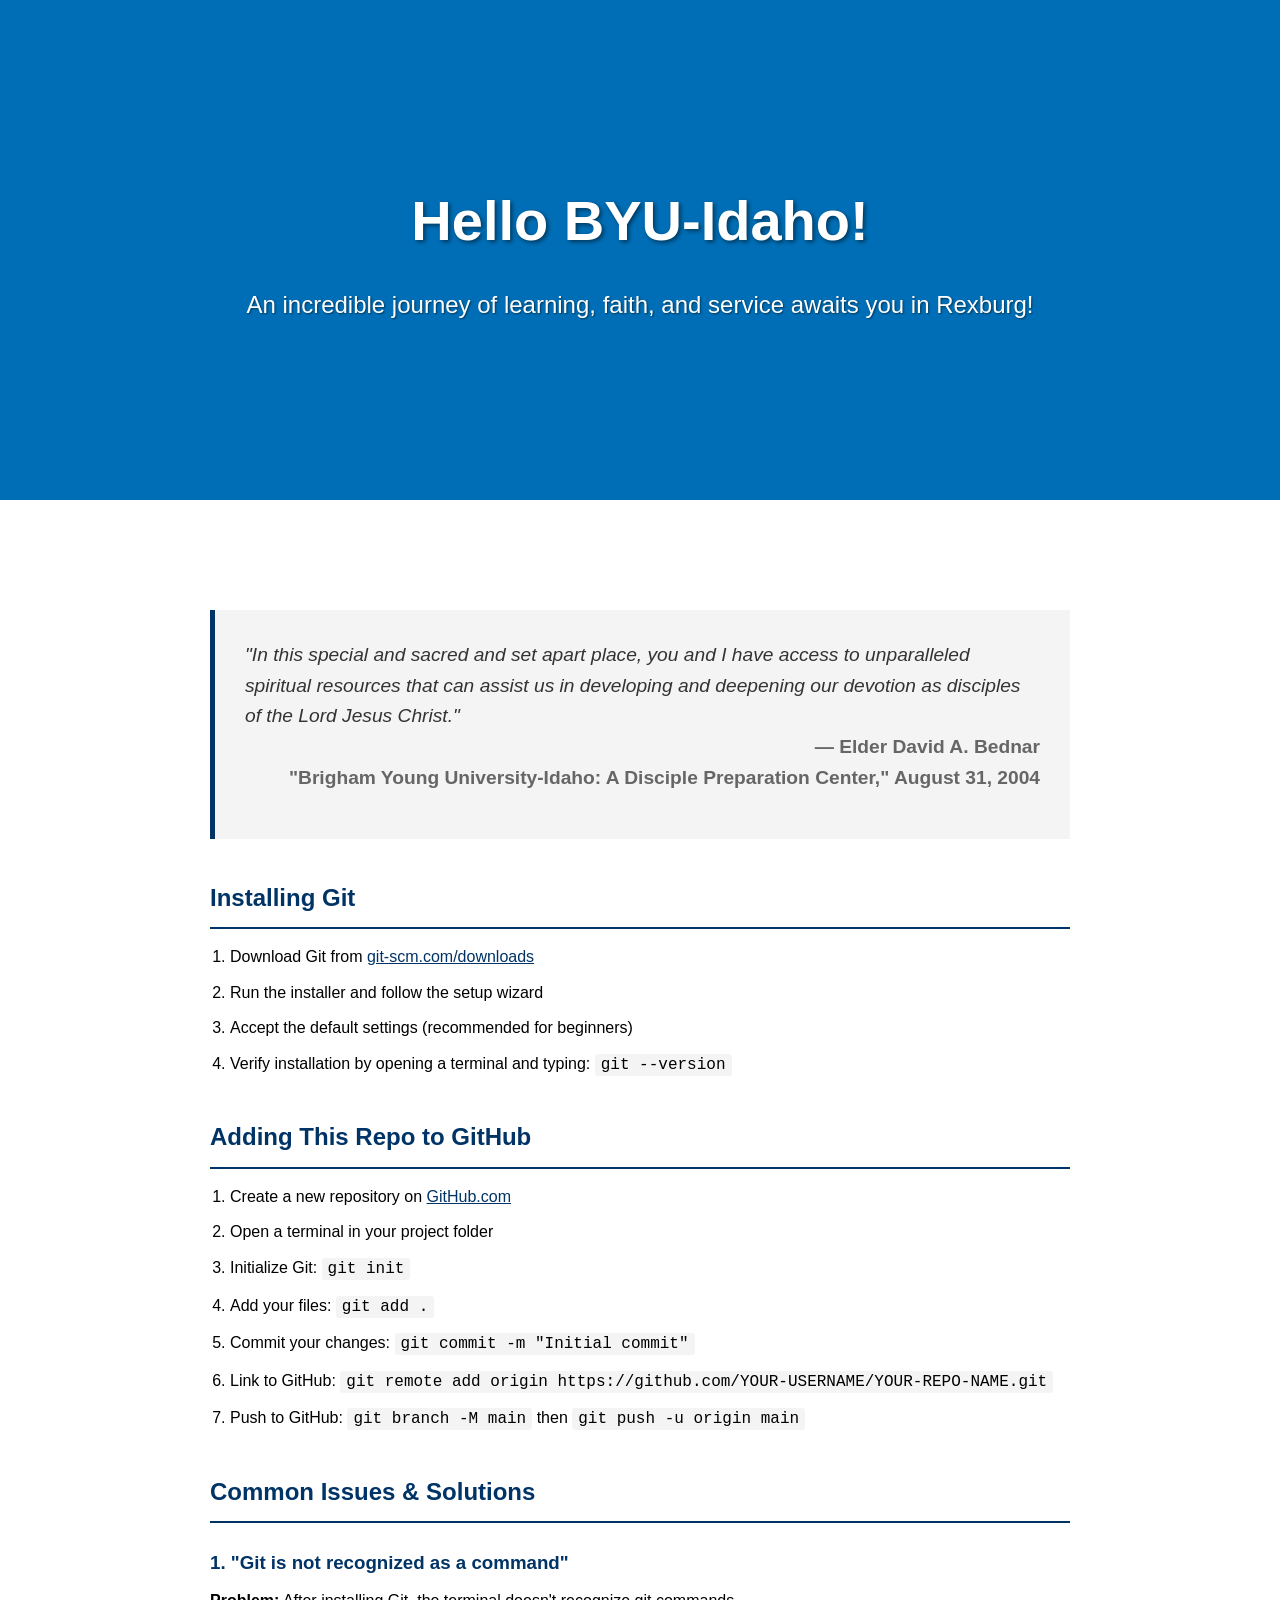
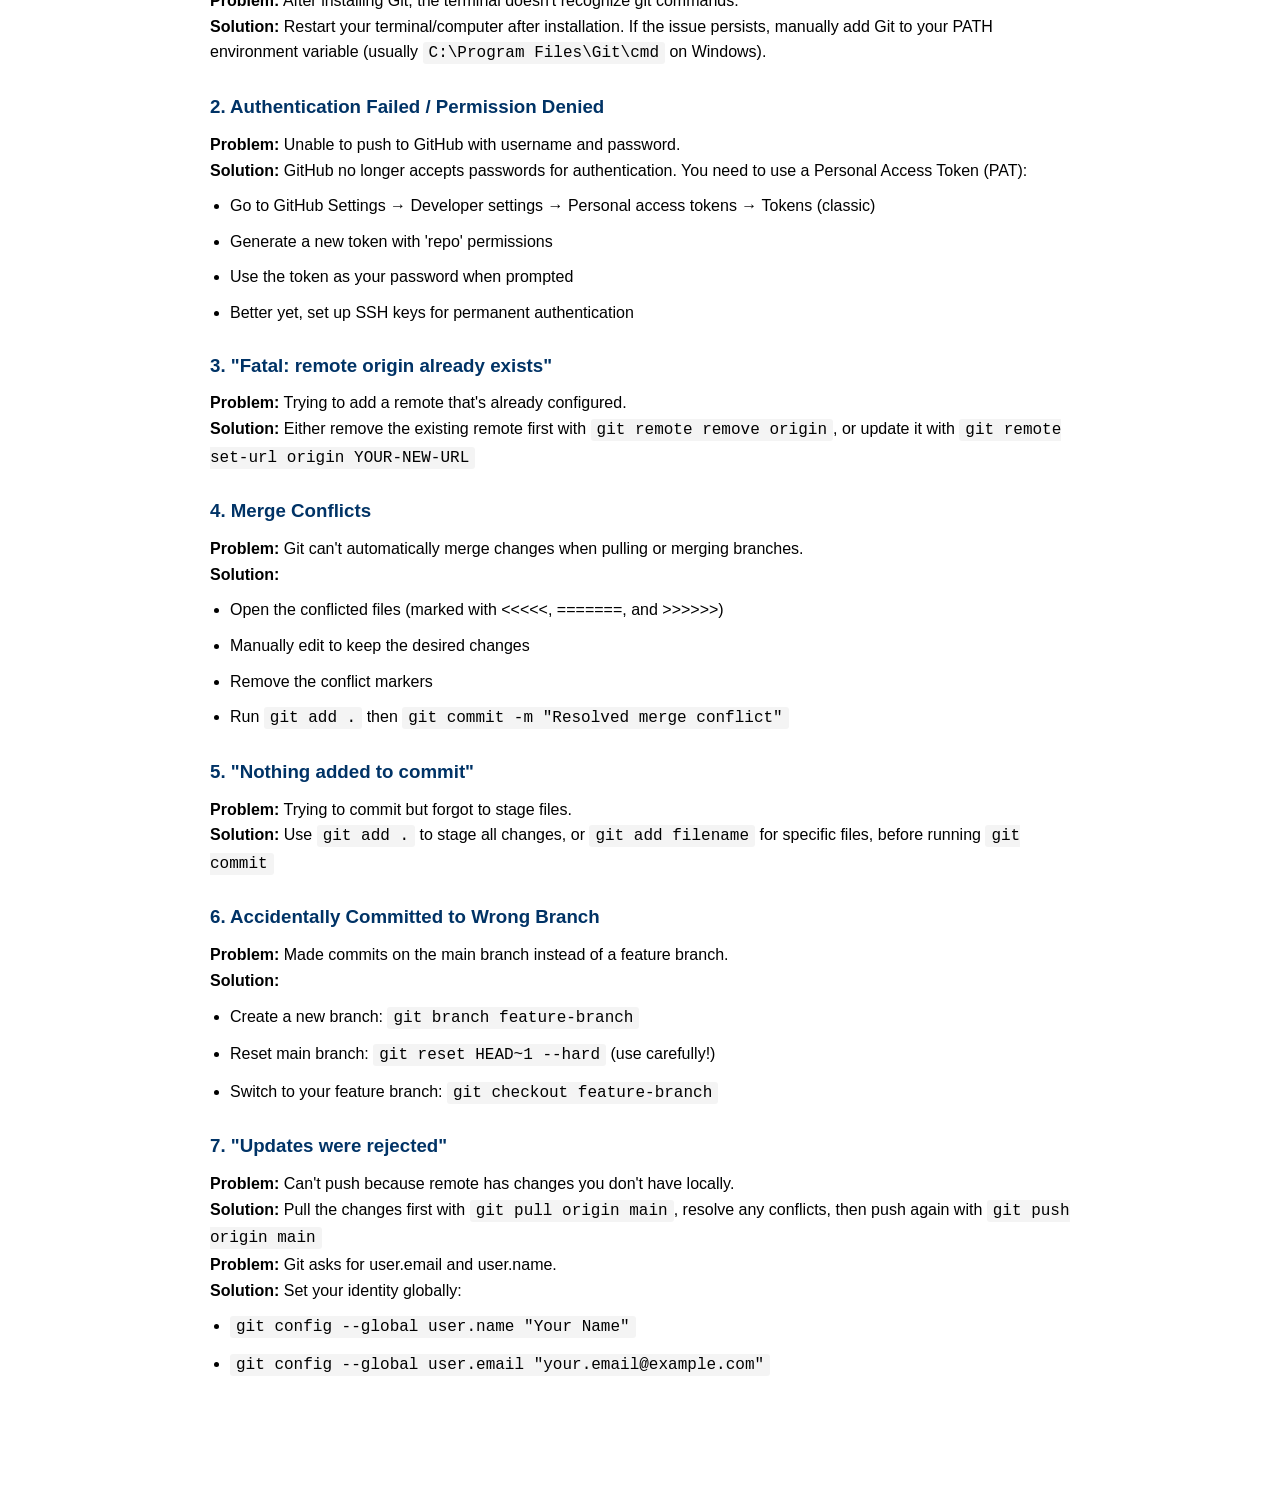
<file: index.html>
<!DOCTYPE html>
<html lang="en">
  <head>
    <meta charset="UTF-8" />
    <meta
      name="viewport"
      content="width=device-width, initial-scale=1.0"
    />
    <title>Welcome to BYU-Idaho!</title>
    <style>
      * {
        margin: 0;
        padding: 0;
        box-sizing: border-box;
      }
      body {
        font-family: "Segoe UI", Tahoma, Geneva, Verdana, sans-serif;
        line-height: 1.6;
      }
      .hero {
        position: relative;
        height: 500px;
        background: #006eb6;
        display: flex;
        flex-direction: column;
        justify-content: center;
        align-items: center;
        color: white;
        text-align: center;
        padding: 20px;
      }
      .hero h1 {
        font-size: 3.5em;
        margin-bottom: 20px;
        text-shadow: 2px 2px 4px rgba(0, 0, 0, 0.5);
      }
      .hero p {
        font-size: 1.5em;
        max-width: 800px;
        text-shadow: 1px 1px 2px rgba(0, 0, 0, 0.5);
      }
      .content {
        max-width: 900px;
        margin: 50px auto;
        padding: 20px;
      }
      .quote-section {
        background: #f4f4f4;
        border-left: 5px solid #003366;
        padding: 30px;
        margin: 40px 0;
        font-style: italic;
      }
      .quote-section blockquote {
        font-size: 1.2em;
        color: #333;
        margin-bottom: 15px;
      }
      .quote-section cite {
        display: block;
        text-align: right;
        font-style: normal;
        color: #666;
        font-weight: bold;
      }
      .info-section {
        margin: 40px 0;
      }
      .info-section h2 {
        color: #003366;
        margin-bottom: 15px;
        border-bottom: 2px solid #003366;
        padding-bottom: 10px;
      }
      ol {
        margin-left: 20px;
        margin-top: 15px;
      }
      li {
        margin: 10px 0;
      }
      code {
        background: #f4f4f4;
        padding: 2px 6px;
        border-radius: 3px;
        font-family: "Courier New", monospace;
      }
      a {
        color: #003366;
      }
    </style>
  </head>
  <body>
    <div class="hero">
      <h1>Hello BYU-Idaho!</h1>
      <p>
        An incredible journey of learning, faith, and service awaits you in
        Rexburg!
      </p>
    </div>

    <div class="content">
      <div class="quote-section">
        <blockquote>
          "In this special and sacred and set apart place, you and I have access
          to unparalleled spiritual resources that can assist us in developing
          and deepening our devotion as disciples of the Lord Jesus Christ."
          <cite
            >— Elder David A. Bednar
            <br />
            "Brigham Young University-Idaho: A Disciple Preparation Center,"
            August 31, 2004</cite
          >
        </blockquote>
      </div>

      <div class="info-section">
        <h2>Installing Git</h2>
        <ol>
          <li>
            Download Git from
            <a
              href="https://git-scm.com/downloads"
              target="_blank"
              >git-scm.com/downloads</a
            >
          </li>
          <li>Run the installer and follow the setup wizard</li>
          <li>Accept the default settings (recommended for beginners)</li>
          <li>
            Verify installation by opening a terminal and typing:
            <code>git --version</code>
          </li>
        </ol>
      </div>

      <div class="info-section">
        <h2>Adding This Repo to GitHub</h2>
        <ol>
          <li>
            Create a new repository on
            <a
              href="https://github.com"
              target="_blank"
              >GitHub.com</a
            >
          </li>
          <li>Open a terminal in your project folder</li>
          <li>Initialize Git: <code>git init</code></li>
          <li>Add your files: <code>git add .</code></li>
          <li>
            Commit your changes: <code>git commit -m "Initial commit"</code>
          </li>
          <li>
            Link to GitHub:
            <code
              >git remote add origin
              https://github.com/YOUR-USERNAME/YOUR-REPO-NAME.git</code
            >
          </li>
          <li>
            Push to GitHub: <code>git branch -M main</code> then
            <code>git push -u origin main</code>
          </li>
        </ol>
      </div>

      <div class="info-section">
        <h2>Common Issues & Solutions</h2>

        <h3 style="color: #003366; margin-top: 25px; margin-bottom: 10px">
          1. "Git is not recognized as a command"
        </h3>
        <p>
          <strong>Problem:</strong> After installing Git, the terminal doesn't
          recognize git commands.
        </p>
        <p>
          <strong>Solution:</strong> Restart your terminal/computer after
          installation. If the issue persists, manually add Git to your PATH
          environment variable (usually <code>C:\Program Files\Git\cmd</code> on
          Windows).
        </p>

        <h3 style="color: #003366; margin-top: 25px; margin-bottom: 10px">
          2. Authentication Failed / Permission Denied
        </h3>
        <p>
          <strong>Problem:</strong> Unable to push to GitHub with username and
          password.
        </p>
        <p>
          <strong>Solution:</strong> GitHub no longer accepts passwords for
          authentication. You need to use a Personal Access Token (PAT):
        </p>
        <ul style="margin-left: 20px; margin-top: 10px">
          <li>
            Go to GitHub Settings → Developer settings → Personal access tokens
            → Tokens (classic)
          </li>
          <li>Generate a new token with 'repo' permissions</li>
          <li>Use the token as your password when prompted</li>
          <li>Better yet, set up SSH keys for permanent authentication</li>
        </ul>

        <h3 style="color: #003366; margin-top: 25px; margin-bottom: 10px">
          3. "Fatal: remote origin already exists"
        </h3>
        <p>
          <strong>Problem:</strong> Trying to add a remote that's already
          configured.
        </p>
        <p>
          <strong>Solution:</strong> Either remove the existing remote first
          with <code>git remote remove origin</code>, or update it with
          <code>git remote set-url origin YOUR-NEW-URL</code>
        </p>

        <h3 style="color: #003366; margin-top: 25px; margin-bottom: 10px">
          4. Merge Conflicts
        </h3>
        <p>
          <strong>Problem:</strong> Git can't automatically merge changes when
          pulling or merging branches.
        </p>
        <p><strong>Solution:</strong></p>
        <ul style="margin-left: 20px; margin-top: 10px">
          <li>
            Open the conflicted files (marked with &lt;&lt;&lt;&lt;&lt;,
            =======, and &gt;&gt;&gt;&gt;&gt;&gt;)
          </li>
          <li>Manually edit to keep the desired changes</li>
          <li>Remove the conflict markers</li>
          <li>
            Run <code>git add .</code> then
            <code>git commit -m "Resolved merge conflict"</code>
          </li>
        </ul>

        <h3 style="color: #003366; margin-top: 25px; margin-bottom: 10px">
          5. "Nothing added to commit"
        </h3>
        <p>
          <strong>Problem:</strong> Trying to commit but forgot to stage files.
        </p>
        <p>
          <strong>Solution:</strong> Use <code>git add .</code> to stage all
          changes, or <code>git add filename</code> for specific files, before
          running <code>git commit</code>
        </p>

        <h3 style="color: #003366; margin-top: 25px; margin-bottom: 10px">
          6. Accidentally Committed to Wrong Branch
        </h3>
        <p>
          <strong>Problem:</strong> Made commits on the main branch instead of a
          feature branch.
        </p>
        <p><strong>Solution:</strong></p>
        <ul style="margin-left: 20px; margin-top: 10px">
          <li>Create a new branch: <code>git branch feature-branch</code></li>
          <li>
            Reset main branch: <code>git reset HEAD~1 --hard</code> (use
            carefully!)
          </li>
          <li>
            Switch to your feature branch:
            <code>git checkout feature-branch</code>
          </li>
        </ul>

        <h3 style="color: #003366; margin-top: 25px; margin-bottom: 10px">
          7. "Updates were rejected"
        </h3>
        <p>
          <strong>Problem:</strong> Can't push because remote has changes you
          don't have locally.
        </p>
        <p>
          <strong>Solution:</strong> Pull the changes first with
          <code>git pull origin main</code>, resolve any conflicts, then push
          again with <code>git push origin main</code>
        </p>

        <p><strong>Problem:</strong> Git asks for user.email and user.name.</p>
        <p><strong>Solution:</strong> Set your identity globally:</p>
        <ul style="margin-left: 20px; margin-top: 10px">
          <li><code>git config --global user.name "Your Name"</code></li>
          <li>
            <code>git config --global user.email "your.email@example.com"</code>
          </li>
        </ul>
      </div>
    </div>
  </body>
</html>
</file>
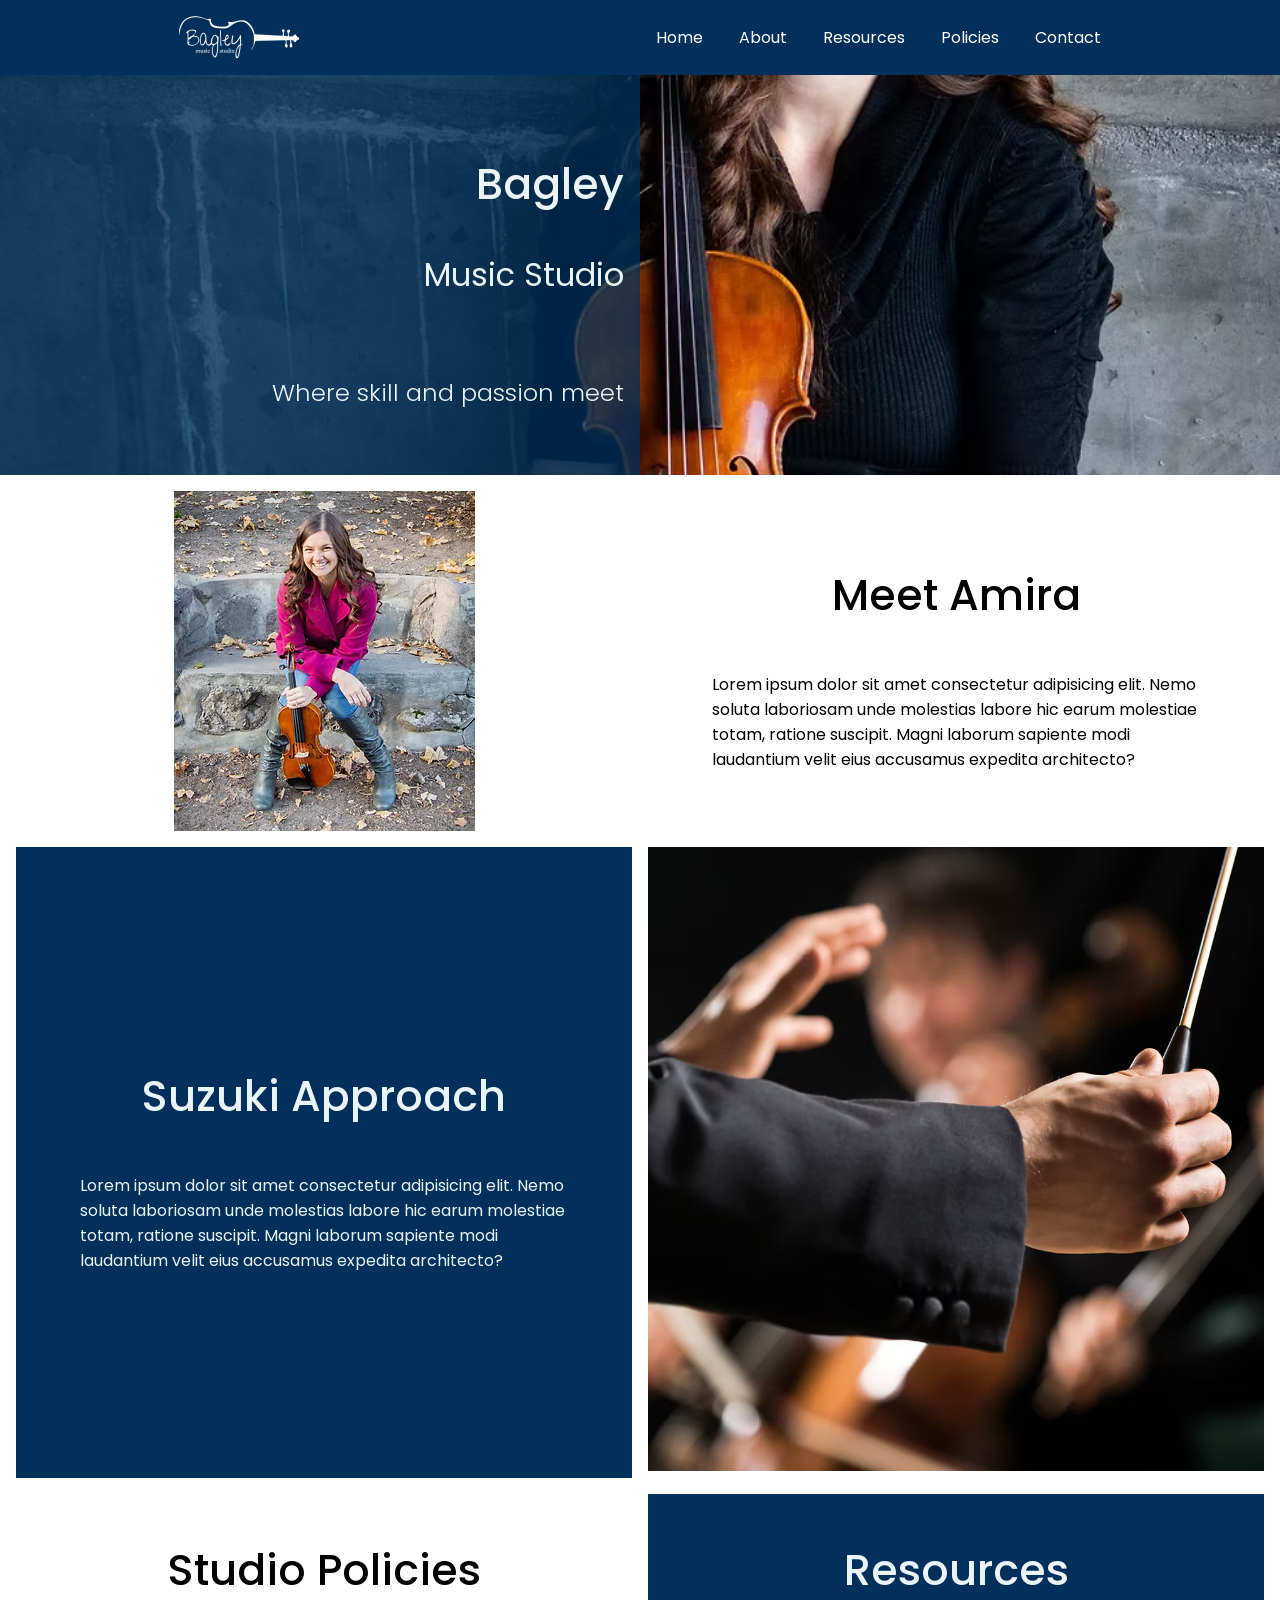
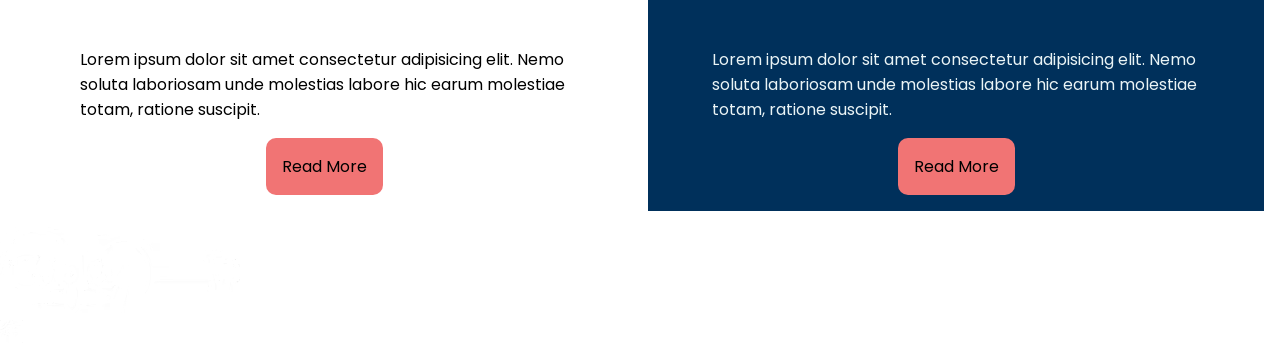
<file: studio/index.html>
<!DOCTYPE html>
<html lang="en-us">
  <head>
    <meta charset="utf-8" />
    <title>Studio</title>
    <link
      type="text/css"
      rel="stylesheet"
      href="styles/styles.css"
    />
  </head>

  <body>
    <header>
      <img src="images/logo-white.png" />
      <nav>
        <a href="index.html">Home</a>
        <a href="about.html">About</a>
        <a href="resources.html">Resources</a>
        <a href="policies.html">Policies</a>
        <a href="contact.html">Contact</a>
      </nav>
    </header>
    <section class="hero">
      <div class="image-container">
        <img
          src="images/teacher-banner.png"
          alt="teacher banner"
        />
      </div>
      <div class="heading">
        <div>
          <h1>Bagley</h1>
          <h2>Music Studio</h2>
        </div>
        <h3 class="caption">Where skill and passion meet</h3>
      </div>
    </section>
    <main class="home-grid">
      <img
        src="images/teacher-portrait.png"
        alt=""
      />
      <div class="feature-box">
        <h1>Meet Amira</h1>
        <p>
          Lorem ipsum dolor sit amet consectetur adipisicing elit. Nemo soluta
          laboriosam unde molestias labore hic earum molestiae totam, ratione
          suscipit. Magni laborum sapiente modi laudantium velit eius accusamus
          expedita architecto?
        </p>
      </div>
      <div class="feature-box">
        <h1>Suzuki Approach</h1>
        <p>
          Lorem ipsum dolor sit amet consectetur adipisicing elit. Nemo soluta
          laboriosam unde molestias labore hic earum molestiae totam, ratione
          suscipit. Magni laborum sapiente modi laudantium velit eius accusamus
          expedita architecto?
        </p>
      </div>
      <div class="feature-image">
        <img
          src="images/conduct.png"
          alt=""
        />
      </div>
      <div class="feature-box">
        <h1>Studio Policies</h1>
        <p>
          Lorem ipsum dolor sit amet consectetur adipisicing elit. Nemo soluta
          laboriosam unde molestias labore hic earum molestiae totam, ratione
          suscipit.
        </p>
        <a href="policies.html">Read More</a>
      </div>
      <div class="feature-box">
        <h1>Resources</h1>
        <p>
          Lorem ipsum dolor sit amet consectetur adipisicing elit. Nemo soluta
          laboriosam unde molestias labore hic earum molestiae totam, ratione
          suscipit.
        </p>
        <a href="resources.html">Read More</a>
      </div>
    </main>
    <footer>
      <img src="images/logo-white.png" />
      <div class="social-media">
        <a href="facebook.com">
          <img
            src="images/facebook.png"
            alt="facebook"
          />
        </a>
      </div>
    </footer>
  </body>
</html>
</file>
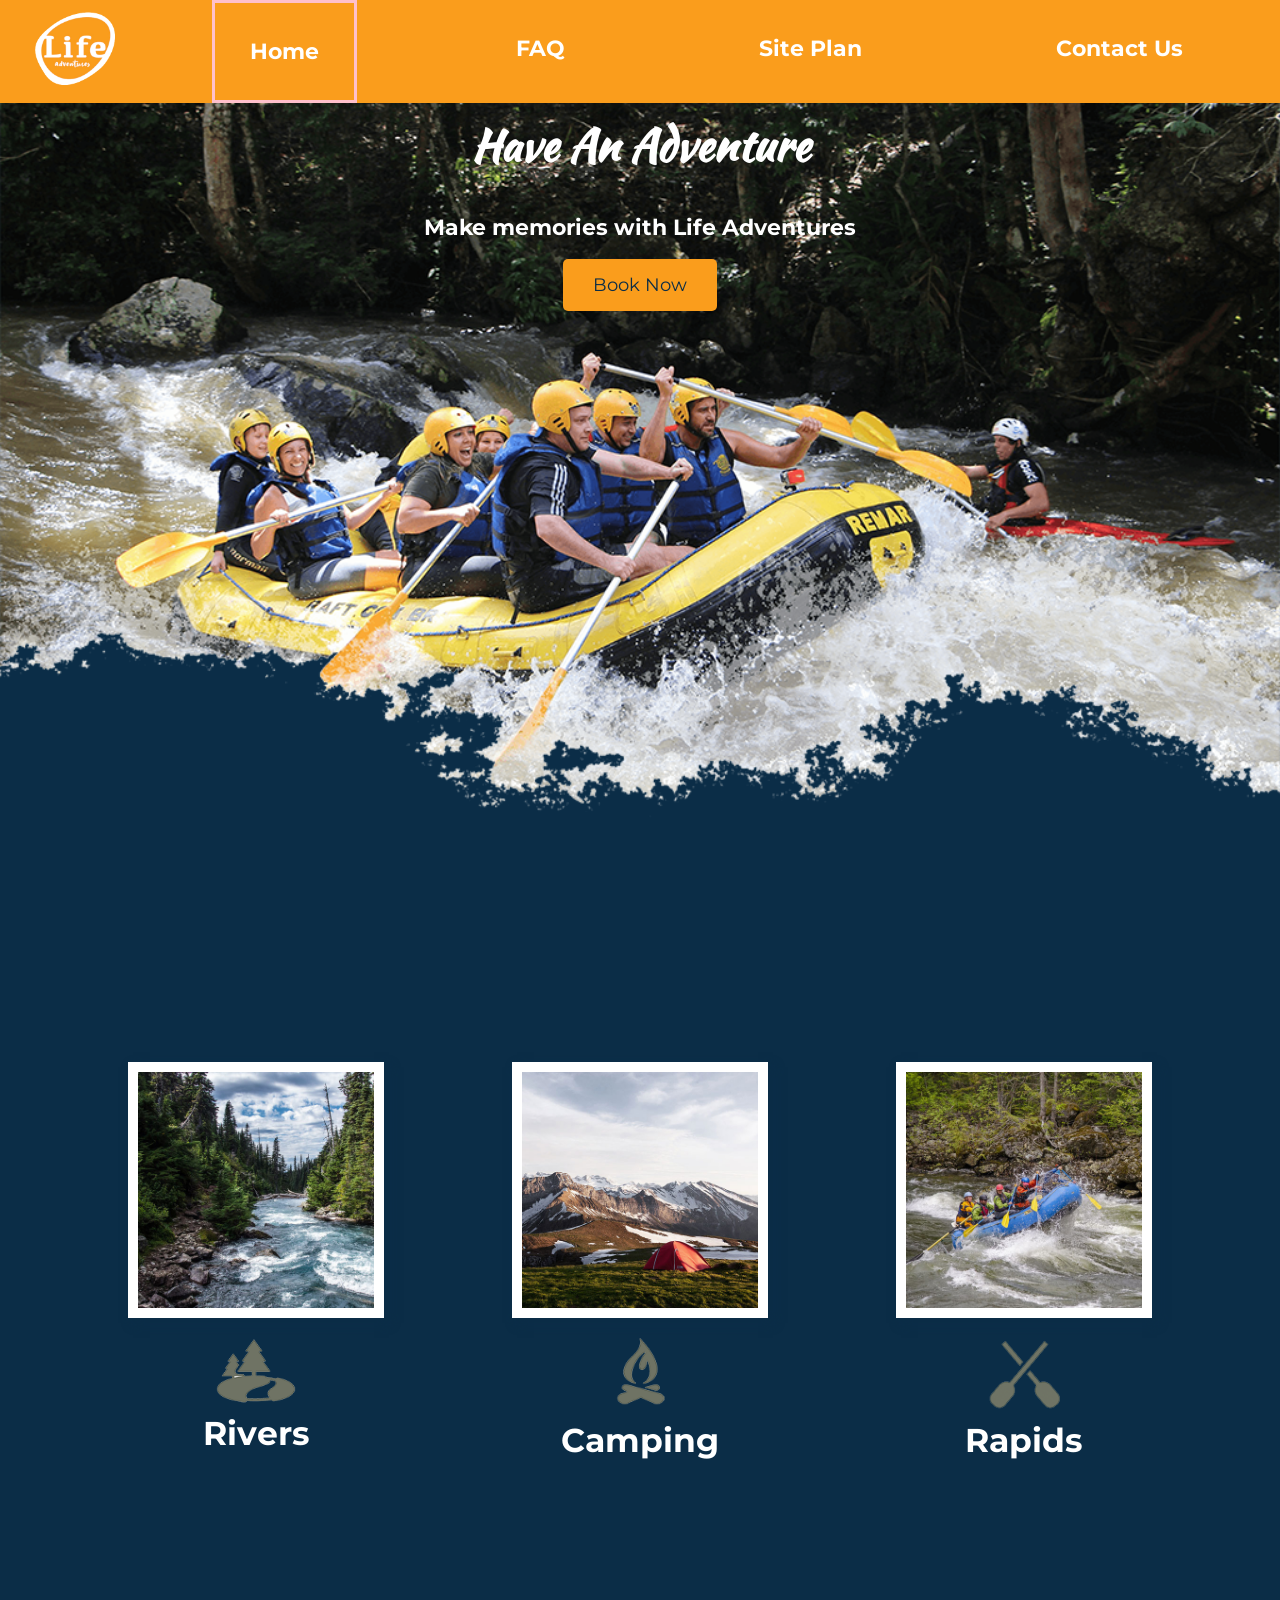
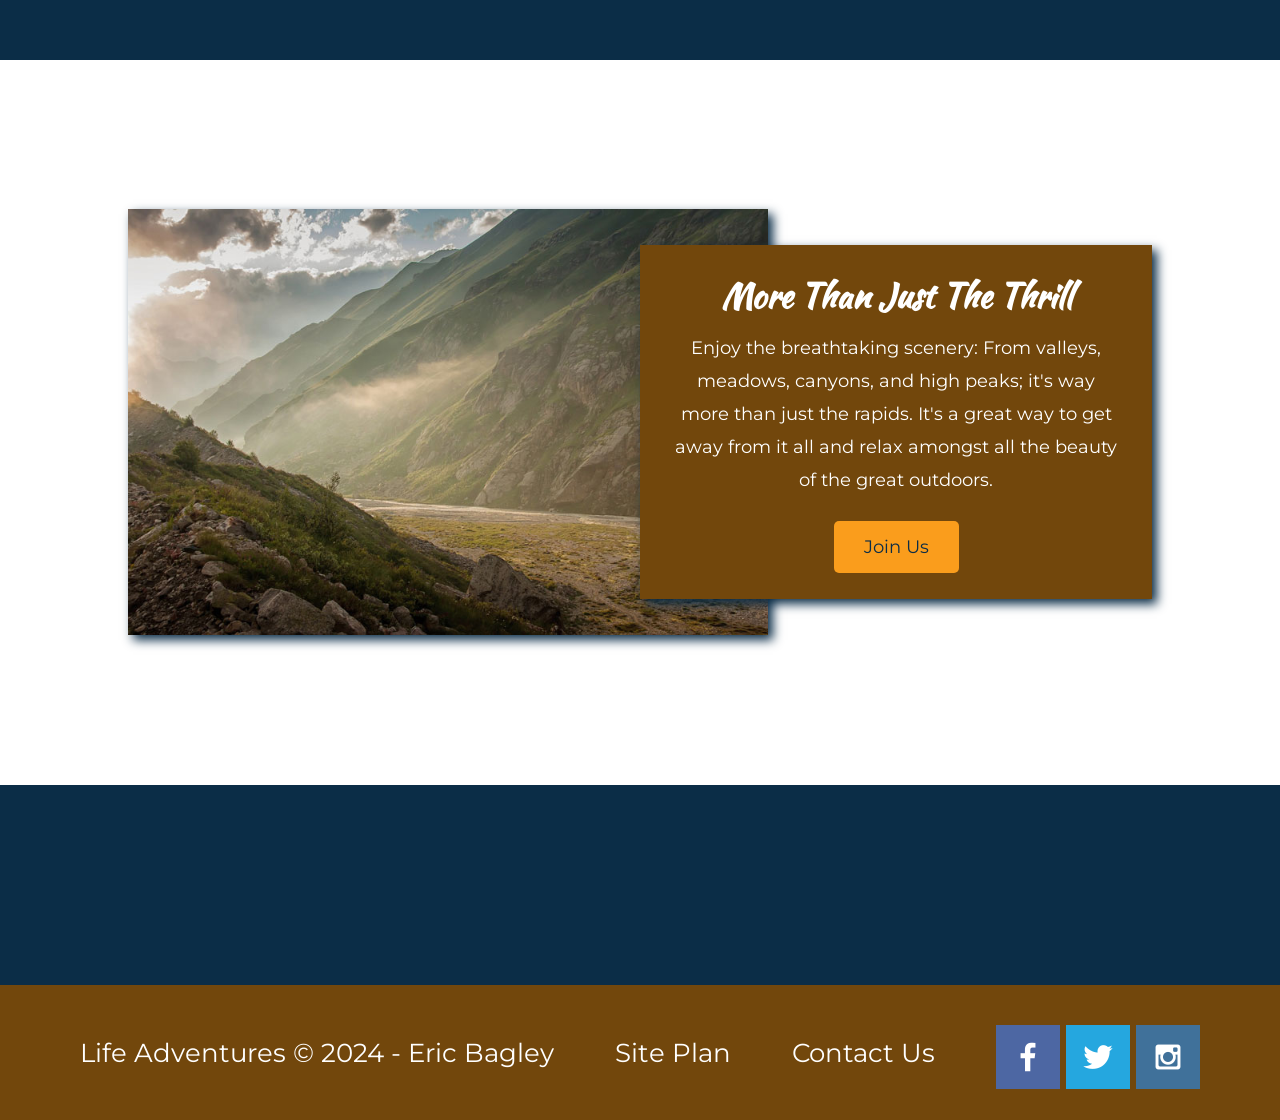
<file: wwr/index.html>
<!DOCTYPE html>
<html lang="en">
  <head>
    <meta charset="UTF-8" />
    <meta
      name="viewport"
      content="width=device-width, initial-scale=1.0"
    />
    <title>Whitewater Rafting Vacations | Life Adventures | Home</title>
    <link
      rel="stylesheet"
      href="styles/style.css"
    />
  </head>
  <body>
    <div id="content">
      <header>
        <a
          id="logo_link"
          href="index.html"
        >
          <img
            src="images/life-logo.png"
            class="logo"
            alt="Life Adventures Logo"
          />
        </a>
        <nav>
          <a
            id="active"
            href="index.html"
            >Home</a
          >
          <a href="faq.html">FAQ</a>
          <a href="site-plan-rafting.html">Site Plan</a>
          <a href="contact.html">Contact Us</a>
        </nav>
      </header>
      <div id="hero">
        <div id="hero-box">
          <img
            id="hero-img"
            src="images/hero.png"
            alt="People enjoying white water rafting"
          />
        </div>
        <section id="hero-msg">
          <h1 class="home-title">Have An Adventure</h1>
          <h4>Make memories with Life Adventures</h4>
          <div class="button-box">
            <a
              class="book"
              href="contactus.html"
              >Book Now</a
            >
          </div>
        </section>
      </div>
      <main class="home-grid">
        <section class="rivers-card">
          <img
            class="card-img"
            src="images/rivers.jpg"
            alt="river in the forest"
          />
          <img
            class="icon"
            src="images/river_icon.png"
            alt="river icon"
          />
          <h2>Rivers</h2>
        </section>
        <section class="camping-card">
          <img
            class="card-img"
            src="images/camping.jpg"
            alt="camp site"
          />
          <img
            class="icon"
            src="images/fire_icon.png"
            alt="camp fire icon"
          />
          <h2>Camping</h2>
        </section>
        <section class="rapids-card">
          <img
            class="card-img"
            src="images/rapids.jpg"
            alt="rafting boat"
          />
          <img
            class="icon"
            src="images/oars.png"
            alt="oars icon"
          />
          <h2>Rapids</h2>
        </section>
        <div id="background"></div>
        <img
          class="mountains"
          src="images/mountains.jpg"
          alt="Misty mountains"
        />
        <section class="msg">
          <h2>More Than Just The Thrill</h2>
          <p>
            Enjoy the breathtaking scenery: From valleys, meadows, canyons, and
            high peaks; it's way more than just the rapids. It's a great way to
            get away from it all and relax amongst all the beauty of the great
            outdoors.
          </p>
          <a
            class="join"
            href="rivers.html"
            >Join Us</a
          >
        </section>
      </main>

      <footer>
        <p>Life Adventures &copy; 2024 - Eric Bagley</p>
        <p><a href="site-plan-rafting.html">Site Plan</a></p>
        <p><a href="contactus.html">Contact Us</a></p>
        <div class="social">
          <a
            href="https://facebook.com"
            target="_blank"
          >
            <img
              src="images/facebook.png"
              alt="fb icon"
            />
          </a>
          <a
            href="https://twitter.com"
            target="_blank"
          >
            <img
              src="images/twitter.png"
              alt="twitter icon"
            />
          </a>
          <a
            href="https://instagram.com"
            target="_blank"
          >
            <img
              src="images/instagram.png"
              alt="instagram icon"
            />
          </a>
        </div>
      </footer>
    </div>
  </body>
</html>
</file>
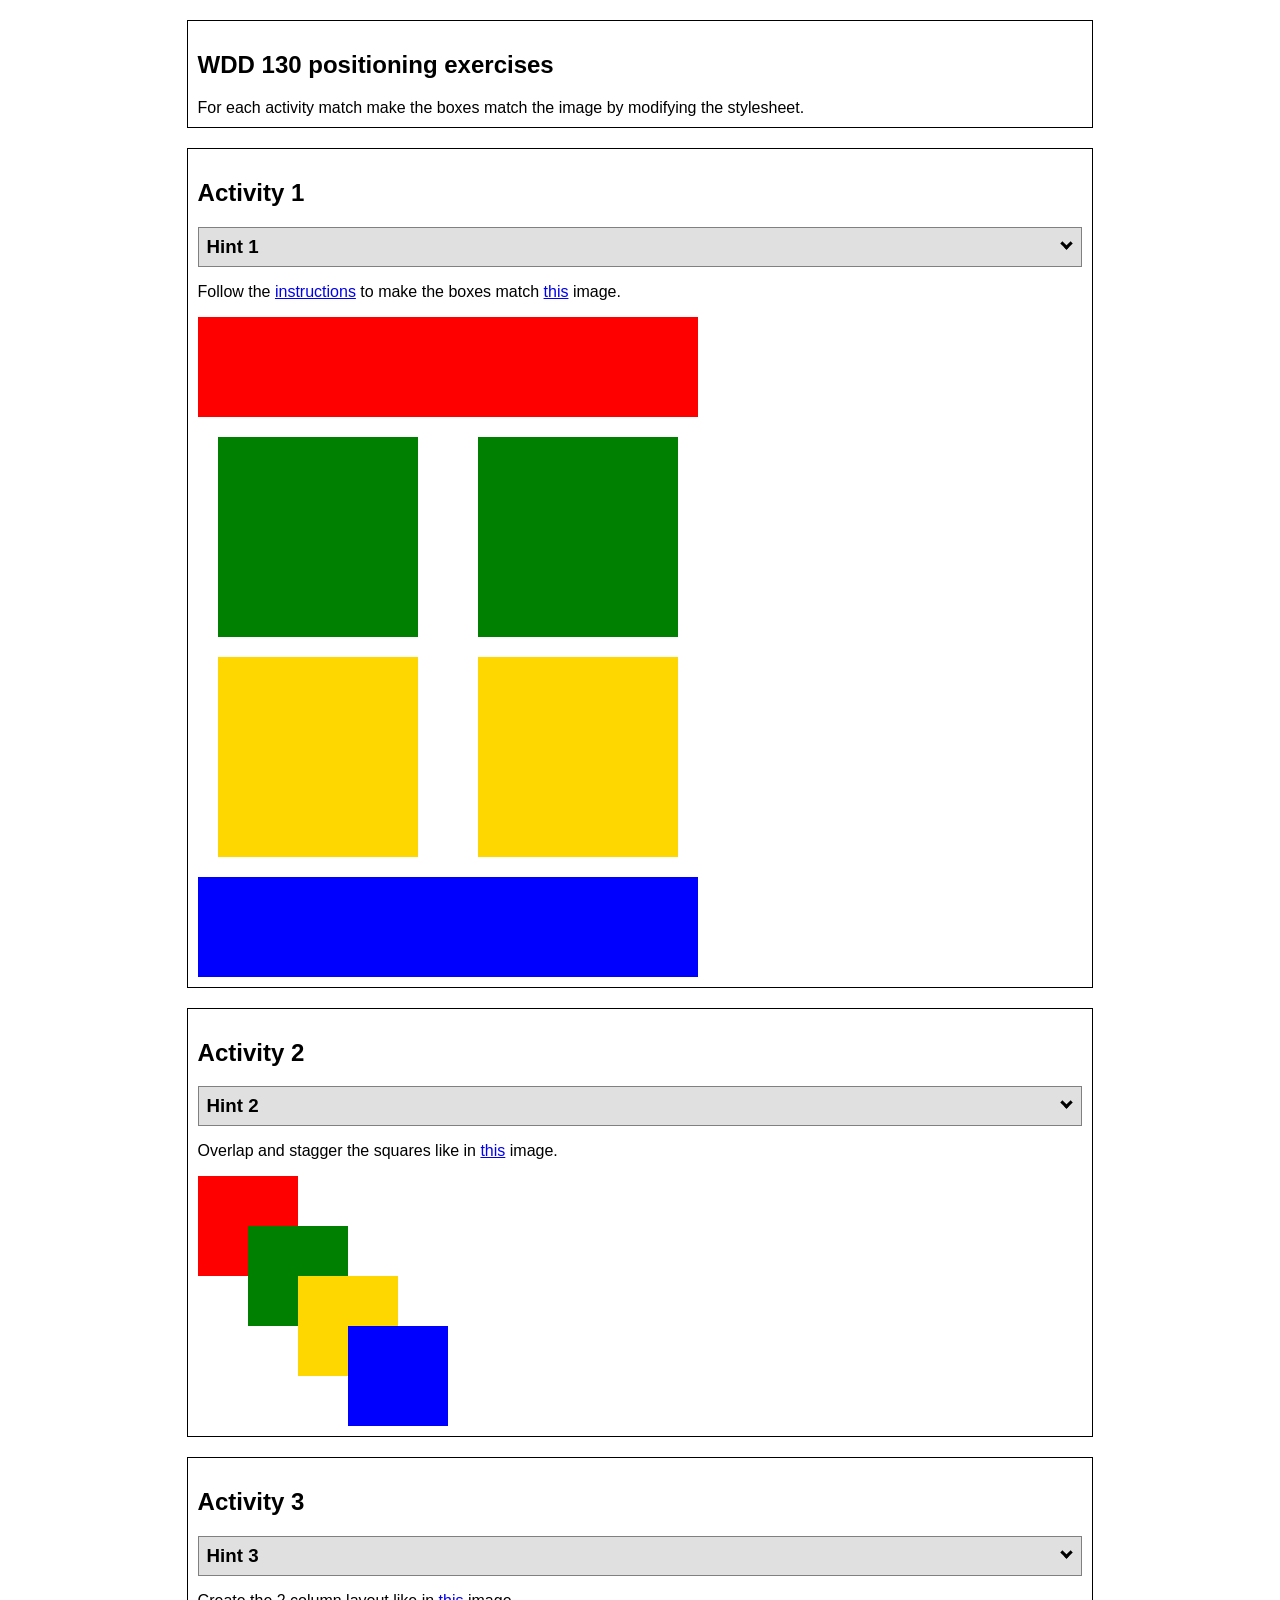
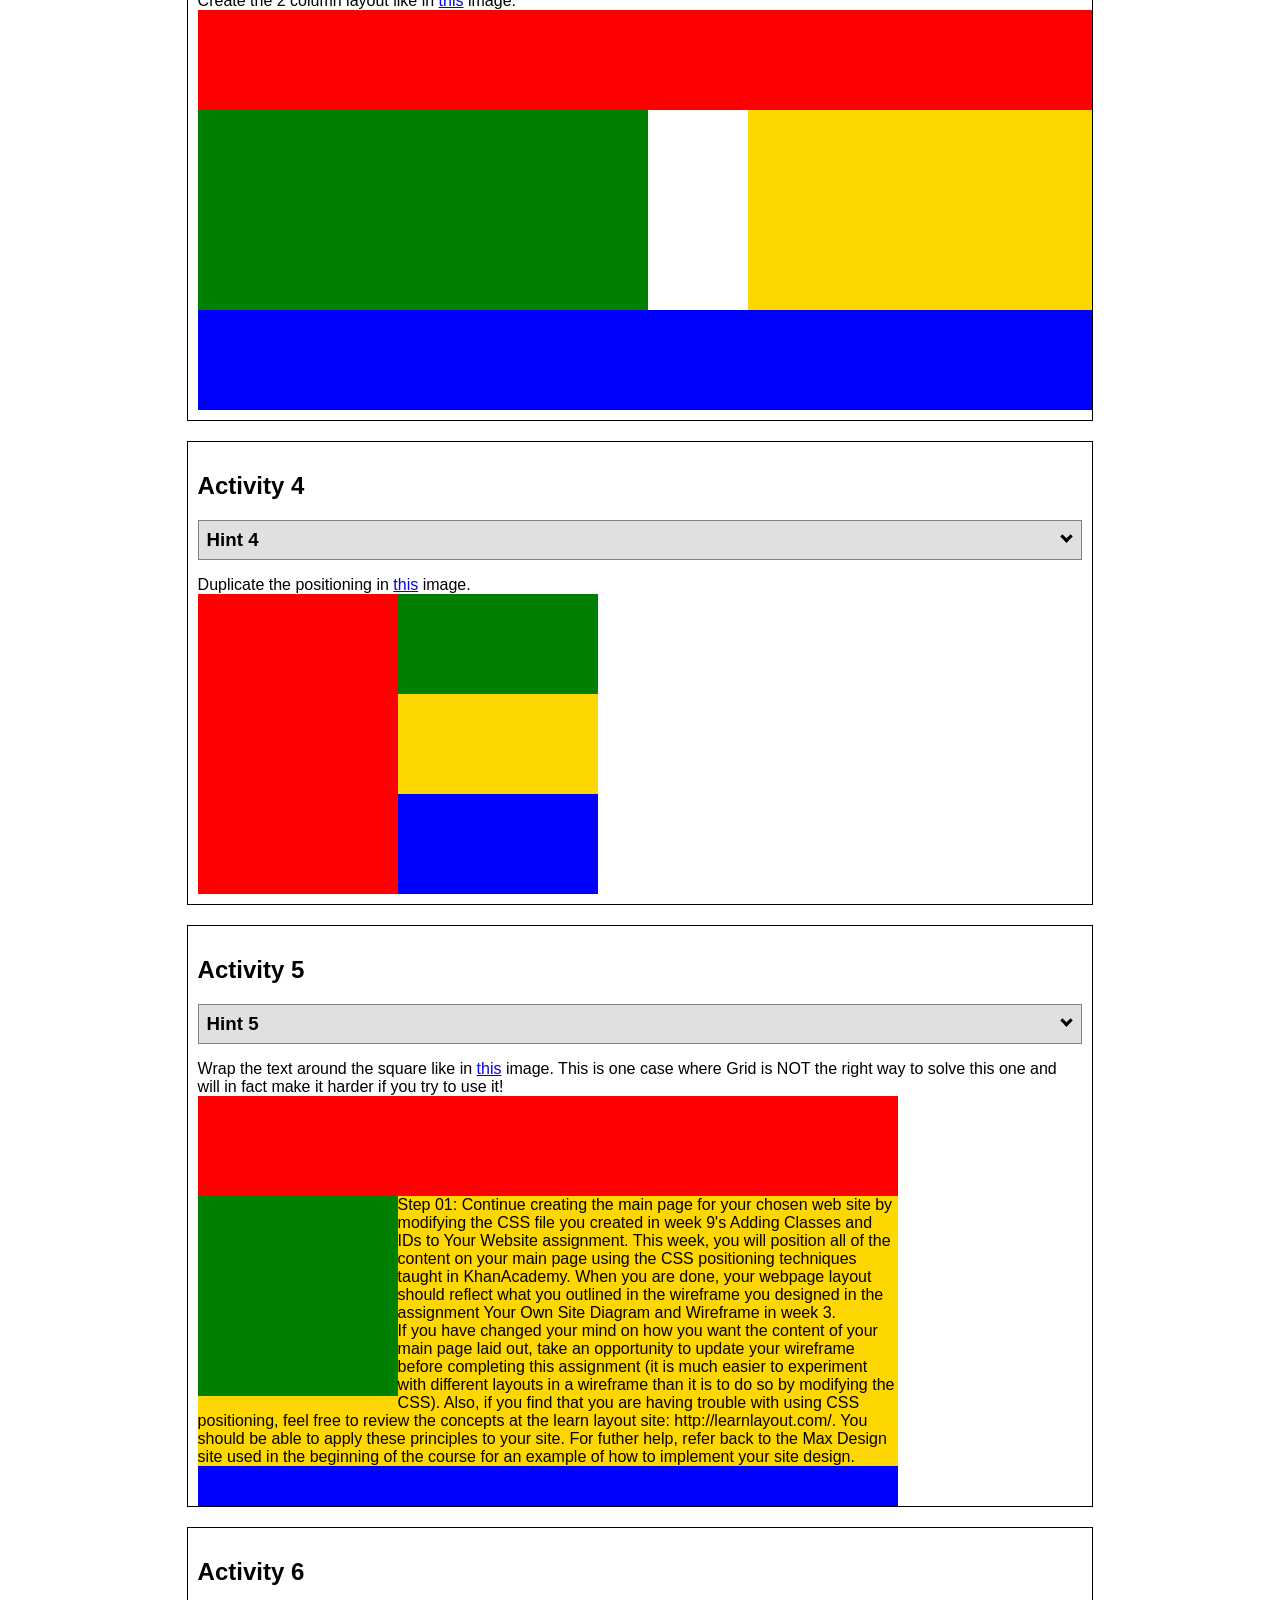
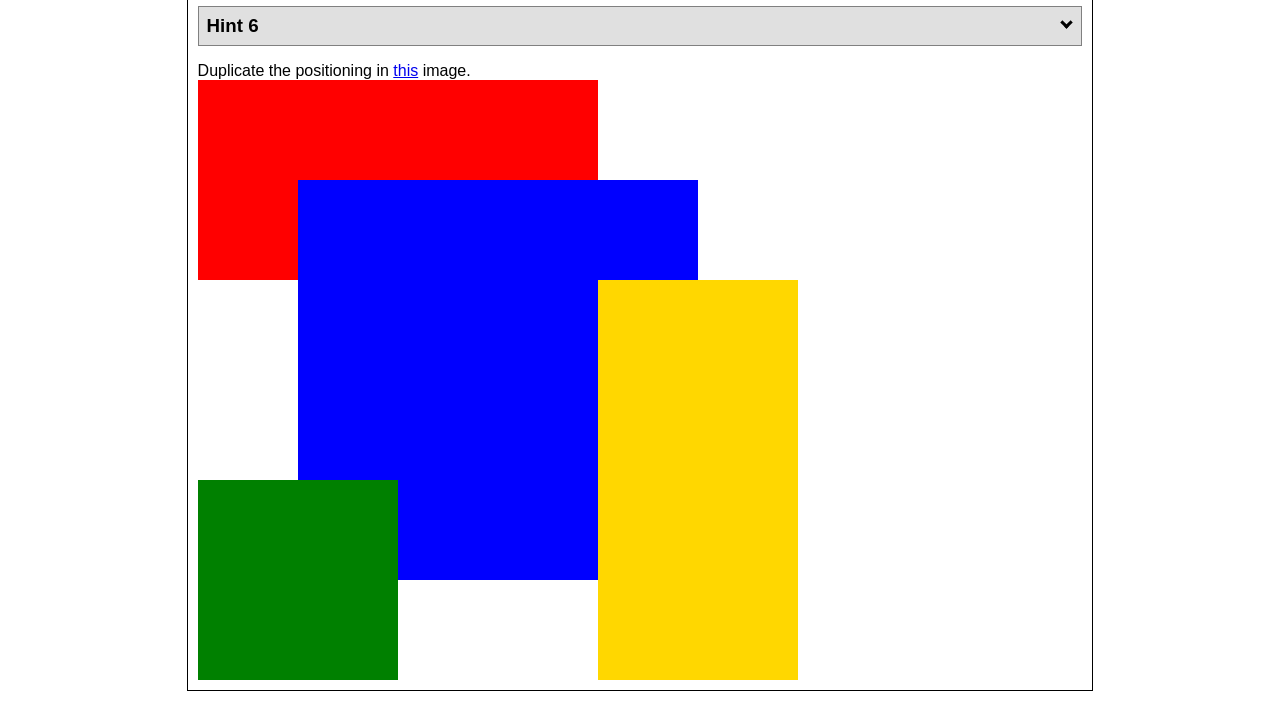
<file: positioning.html>
<!DOCTYPE html>
<html lang="en">
  <head>
    <!-- HTML - Name: positioning.html -->
    <title>Positioning Activity</title>
    <link
      rel="stylesheet"
      type="text/css"
      href="positionstyles.css"
    />
  </head>
  <body>
    <div class="activity">
      <h2>WDD 130 positioning exercises</h2>
      For each activity match make the boxes match the image by modifying the
      stylesheet.
    </div>
    <div class="activity">
      <h2>Activity 1</h2>
      <section class="hint">
        <input type="checkbox" /><i></i>
        <h3>Hint 1</h3>
        <div>
          <p>
            Check out the
            <a
              href="https://byui-wdd.github.io/wdd130/activities/w06-css-positioning.html"
              target="_blank"
              >activity instructions</a
            >
            in Ilearn!
          </p>
        </div>
      </section>
      <p>
        Follow the
        <a
          href="https://byui-wdd.github.io/wdd130/activities/w06-css-positioning.html"
          target="_blank"
          >instructions</a
        >
        to make the boxes match
        <a
          href="https://byui-wdd.github.io/wdd130/images/example1.png"
          target="_blank"
          >this</a
        >
        image.
      </p>
      <div class="content1">
        <div class="red1"></div>
        <div class="green1"></div>
        <div class="green1"></div>
        <div class="yellow1"></div>
        <div class="yellow1"></div>
        <div class="blue1"></div>
      </div>
    </div>
    <div class="activity">
      <h2>Activity 2</h2>
      <section class="hint">
        <input type="checkbox" />
        <h3>Hint 2</h3>
        <i></i>
        <div>
          <ul>
            <li>grid-template-columns: 50px 50px 50px 50px 50px</li>
          </ul>
        </div>
      </section>
      <p>
        Overlap and stagger the squares like in
        <a
          href="https://byui-wdd.github.io/wdd130/images/example2.png"
          target="_blank"
          >this</a
        >
        image.
      </p>
      <div class="content2">
        <div class="red2"></div>
        <div class="green2"></div>
        <div class="yellow2"></div>
        <div class="blue2"></div>
      </div>
    </div>
    <div class="activity">
      <h2>Activity 3</h2>
      <section class="hint">
        <input type="checkbox" />
        <h3>Hint 3</h3>
        <i></i>
        <div>
          <p>
            This one is going to be best solved with CSS Grid. Remember to make
            the boxes the right width first...then start moving them around.
          </p>
          <h4>Properties used:</h4>
          <ul>
            <li>display:grid;</li>
            <li>grid-template-columns:</li>
            <li>grid-column-gap:</li>
            <li>grid-column:</li>
          </ul>
        </div>
      </section>
      Create the 2 column layout like in
      <a
        href="https://byui-wdd.github.io/wdd130/images/example3.png"
        target="_blank"
        >this</a
      >
      image.
      <div class="content3">
        <div class="red3"></div>
        <div class="green3"></div>
        <div class="yellow3"></div>
        <div class="blue3"></div>
      </div>
    </div>
    <div class="activity">
      <h2>Activity 4</h2>
      <section class="hint">
        <input type="checkbox" />
        <h3>Hint 4</h3>
        <i></i>
        <div>
          <p>
            For the others we have been primarily concerned with width. For this
            one you will need to adjust height as well.
          </p>
          <h4>Properties used:</h4>
          <ul>
            <li>display:grid;</li>
            <li>grid-template-columns:</li>
            <li>grid-row:</li>
          </ul>
        </div>
      </section>
      Duplicate the positioning in
      <a
        href="https://byui-wdd.github.io/wdd130/images/example4.png"
        target="_blank"
        >this</a
      >
      image.
      <div class="content4">
        <div class="red4"></div>
        <div class="green4"></div>
        <div class="yellow4"></div>
        <div class="blue4"></div>
      </div>
    </div>

    <div class="activity">
      <h2>Activity 5</h2>
      <section class="hint">
        <input type="checkbox" />
        <h3>Hint 5</h3>
        <i></i>
        <div>
          <p>
            Grid is <strong>not</strong> the right way to do this. In fact there
            is only one way to really do that...and that is with float. Remember
            that we float the thing we want the text to wrap around. Also
            remember to start by making all the shapes the right size and shape.
          </p>
          <h4>Properties used:</h4>
          <ul>
            <li>float: left;</li>
          </ul>
        </div>
      </section>
      Wrap the text around the square like in
      <a
        href="https://byui-wdd.github.io/wdd130/images/example5.png"
        target="_blank"
        >this</a
      >
      image. This is one case where Grid is NOT the right way to solve this one
      and will in fact make it harder if you try to use it!
      <div class="content5">
        <div class="red5"></div>
        <div class="green5"></div>
        <div class="yellow5">
          Step 01: Continue creating the main page for your chosen web site by
          modifying the CSS file you created in week 9's Adding Classes and IDs
          to Your Website assignment. This week, you will position all of the
          content on your main page using the CSS positioning techniques taught
          in KhanAcademy. When you are done, your webpage layout should reflect
          what you outlined in the wireframe you designed in the assignment Your
          Own Site Diagram and Wireframe in week 3. <br />
          If you have changed your mind on how you want the content of your main
          page laid out, take an opportunity to update your wireframe before
          completing this assignment (it is much easier to experiment with
          different layouts in a wireframe than it is to do so by modifying the
          CSS). Also, if you find that you are having trouble with using CSS
          positioning, feel free to review the concepts at the learn layout
          site: http://learnlayout.com/. You should be able to apply these
          principles to your site. For futher help, refer back to the Max Design
          site used in the beginning of the course for an example of how to
          implement your site design.
        </div>
        <div class="blue5"></div>
      </div>
    </div>
    <div class="activity">
      <h2>Activity 6</h2>
      <section class="hint">
        <input type="checkbox" />
        <h3>Hint 6</h3>
        <i></i>
        <div>
          <p>
            This one is all about visualizing the grid behind the layout. If you
            are having a hard time doing that first: all the sizes are even
            multiples of 100, and second here is another example with the lines
            drawn:
            <a
              href="https://byui-wdd.github.io/wdd130/images/example6-hint.png"
              target="_blank"
              >example 6 with lines</a
            >. For this one you will find it easiest if you use px for the
            column width. You can also use <kbd>z-index</kbd> to control the
            element layering.
          </p>
          <h4>Properties used:</h4>
          <ul>
            <li>display:grid;</li>
            <li>grid-template-columns:</li>
            <li>grid-column:</li>
            <li>grid-row:</li>
            <li>
              <a
                href="https://www.w3schools.com/cssref/pr_pos_z-index.asp"
                target="_blank"
                >z-index:</a
              >
            </li>
          </ul>
        </div>
      </section>
      Duplicate the positioning in
      <a
        href="https://byui-wdd.github.io/wdd130/images/example6.png"
        target="_blank"
        >this</a
      >
      image.
      <div class="content6">
        <div class="red6"></div>
        <div class="green6"></div>
        <div class="yellow6"></div>
        <div class="blue6"></div>
      </div>
    </div>
  </body>
</html>
</file>
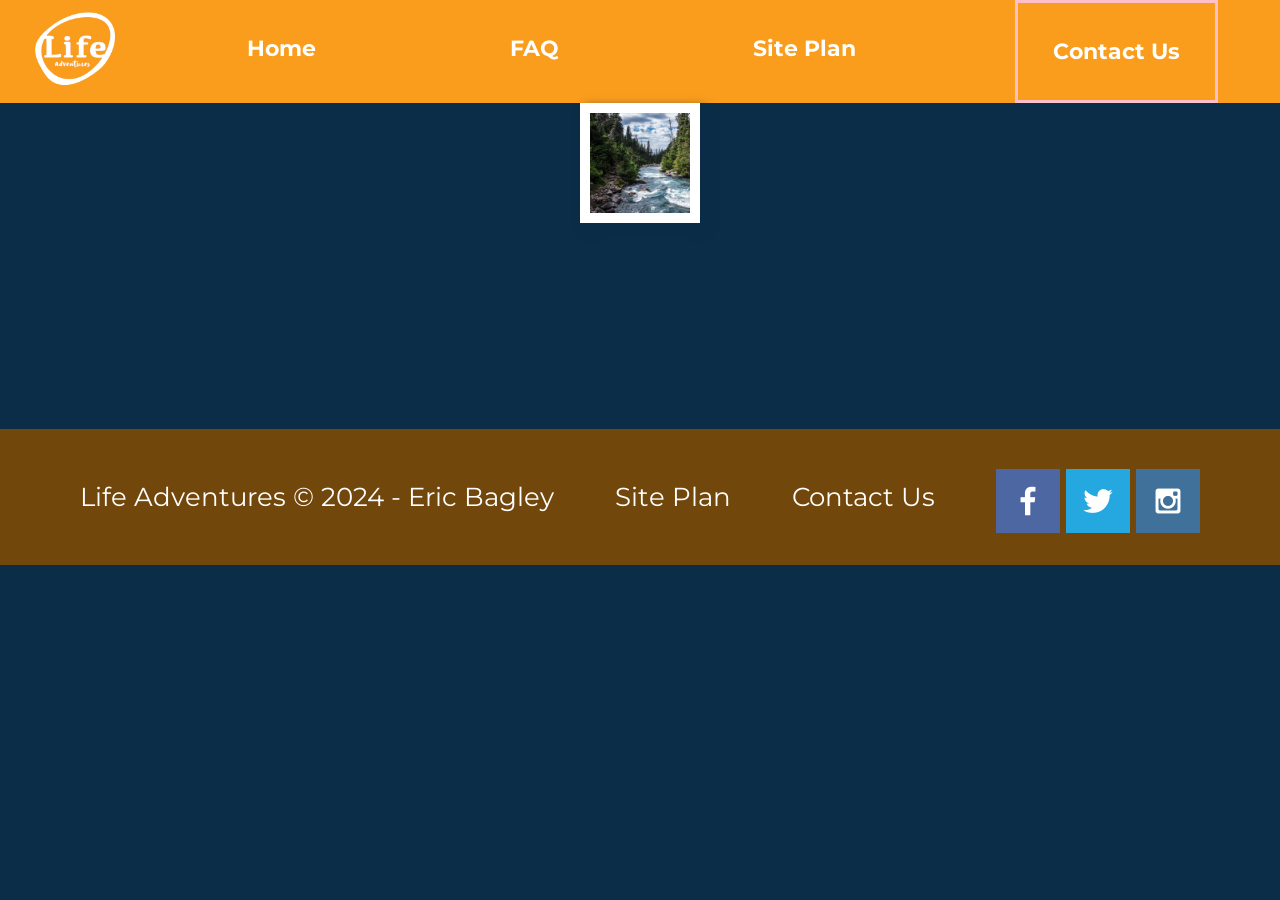
<file: wwr/contact.html>
<!DOCTYPE html>
<html lang="en">
  <head>
    <meta charset="UTF-8" />
    <meta
      name="viewport"
      content="width=device-width, initial-scale=1.0"
    />
    <title>Whitewater Rafting Vacations | Life Adventures | Home</title>
    <link
      rel="stylesheet"
      href="styles/style.css"
    />
  </head>
  <body>
    <div id="content">
      <header>
        <a
          id="logo_link"
          href="index.html"
        >
          <img
            src="images/life-logo.png"
            class="logo"
            alt="Life Adventures Logo"
          />
        </a>
        <nav>
          <a href="index.html">Home</a>
          <a href="faq.html">FAQ</a>
          <a href="site-plan-rafting.html">Site Plan</a>
          <a
            id="active"
            href="contact.html"
            >Contact Us</a
          >
        </nav>
      </header>
      <main class="contact-grid">
        <!-- TODO: place content -->
        <img
          class="card-img contact"
          src="images/rivers.jpg"
          alt="river in the forest"
        />
      </main>

      <footer>
        <p>Life Adventures &copy; 2024 - Eric Bagley</p>
        <p><a href="site-plan-rafting.html">Site Plan</a></p>
        <p><a href="contactus.html">Contact Us</a></p>
        <div class="social">
          <a
            href="https://facebook.com"
            target="_blank"
          >
            <img
              src="images/facebook.png"
              alt="fb icon"
            />
          </a>
          <a
            href="https://twitter.com"
            target="_blank"
          >
            <img
              src="images/twitter.png"
              alt="twitter icon"
            />
          </a>
          <a
            href="https://instagram.com"
            target="_blank"
          >
            <img
              src="images/instagram.png"
              alt="instagram icon"
            />
          </a>
        </div>
      </footer>
    </div>
  </body>
</html>
</file>
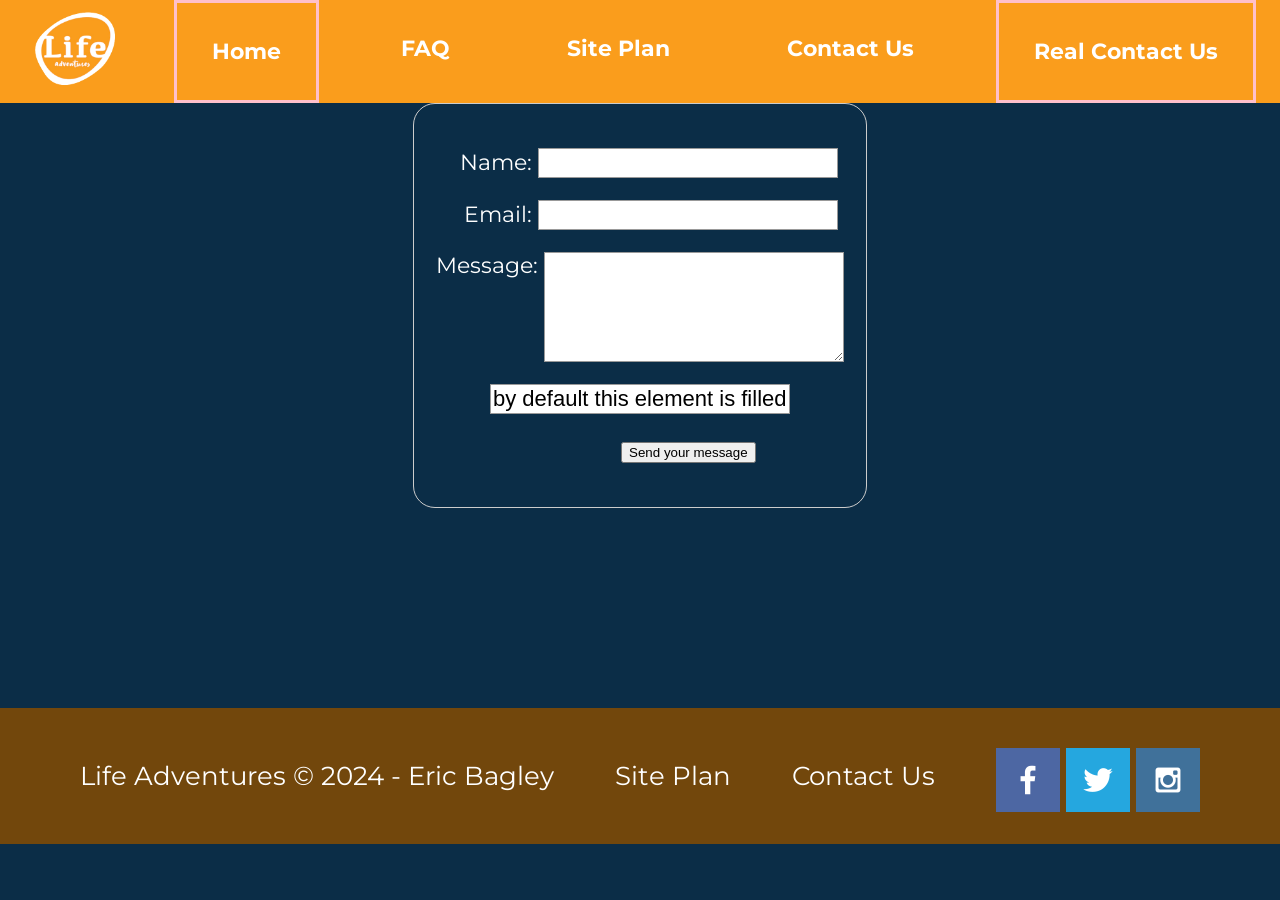
<file: wwr/contactus.html>
<!DOCTYPE html>
<html lang="en">
  <head>
    <meta charset="UTF-8" />
    <meta
      name="viewport"
      content="width=device-width, initial-scale=1.0"
    />
    <title>Whitewater Rafting Vacations | Life Adventures | Contact Us</title>
    <link
      rel="stylesheet"
      href="styles/style.css"
    />
  </head>
  <body>
    <div id="content">
      <header>
        <a
          id="logo_link"
          href="index.html"
        >
          <img
            src="images/life-logo.png"
            class="logo"
            alt="Life Adventures Logo"
          />
        </a>
        <nav>
          <a
            id="active"
            href="index.html"
            >Home</a
          >
          <a href="faq.html">FAQ</a>
          <a href="site-plan-rafting.html">Site Plan</a>
          <a href="contact.html">Contact Us</a>
          <a
            id="active"
            href="contactus.html"
            >Real Contact Us</a
          >
        </nav>
      </header>
      <main class="contact-us-grid">
        <form
          action="/new-route"
          method="post"
        >
          <p>
            <label for="name">Name:</label>
            <input
              type="text"
              id="name"
              name="user_name"
            />
          </p>
          <p>
            <label for="mail">Email:</label>
            <input
              type="email"
              id="mail"
              name="user_email"
            />
          </p>
          <p>
            <label for="msg">Message:</label>
            <textarea
              id="msg"
              name="user_message"
            ></textarea>
          </p>
          <p>
            <input
              type="text"
              value="by default this element is filled with this text"
            />
          </p>
          <p class="button">
            <button type="submit">Send your message</button>
          </p>
        </form>
      </main>
      <footer>
        <p>Life Adventures &copy; 2024 - Eric Bagley</p>
        <p><a href="site-plan-rafting.html">Site Plan</a></p>
        <p><a href="contactus.html">Contact Us</a></p>
        <div class="social">
          <a
            href="https://facebook.com"
            target="_blank"
          >
            <img
              src="images/facebook.png"
              alt="fb icon"
            />
          </a>
          <a
            href="https://twitter.com"
            target="_blank"
          >
            <img
              src="images/twitter.png"
              alt="twitter icon"
            />
          </a>
          <a
            href="https://instagram.com"
            target="_blank"
          >
            <img
              src="images/instagram.png"
              alt="instagram icon"
            />
          </a>
        </div>
      </footer>
    </div>
    <script>
      // get the feedback div element so we can do something with it.
      const feedbackElement = document.getElementById("feedback");
      // get the form so we can read what was entered in it.
      const formElement = document.forms[0];
      // add a 'listener' to wait for a submission of our form. When that happens run the code below.
      formElement.addEventListener("submit", function (e) {
        // stop the form from doing the default action.
        e.preventDefault();
        // set the contents of our feedback element to a message letting the user know the form was submitted successfully. Notice that we pull the name that was entered in the form to personalize the message!
        feedbackElement.innerHTML =
          "Hello " +
          formElement.user_name.value +
          "! Thank you for your message. We will get back with you as soon as possible!";
        // make the feedback element visible.
        feedbackElement.style.display = "block";
        // add a class to move everything down so our message doesn't cover it.
        document.body.classList.toggle("moveDown");
      });
    </script>
  </body>
</html>
</file>
<file: studio/styles/styles.css>
@import url("https://fonts.googleapis.com/css2?family=Poppins:ital,wght@0,100;0,200;0,300;0,400;0,500;0,600;0,700;0,800;0,900;1,100;1,200;1,300;1,400;1,500;1,600;1,700;1,800;1,900&family=Tangerine:wght@400;700&display=swap");
:root {
  /* change the values below to your colors from your palette */
  --primary-color-rgb: 0, 48, 91;
  --primary-color: rgb(var(--primary-color-rgb));
  --secondary-color: rgb(234, 244, 246);
  --accent1-color: rgb(241, 116, 116);
  --accent2-color: white;

  /* change the values below to your chosen font(s) */
  --heading-font: Tangerine, "Lucinda";
  --paragraph-font: Poppins, Helvetica, sans-serif;

  /* these colors below should be chosen from among your palette colors above */
  --headline-color-on-white: var(
    --primary-color
  ); /* headlines on a white background */
  --headline-color-on-color: var(
    --secondary-color
  ); /* headlines on a colored background */
  --paragraph-color-on-white: var(
    --primary-color
  ); /* paragraph text on a white background */
  --paragraph-color-on-color: var(
    --secondary-color
  ); /* paragraph text on a colored background */
  --paragraph-background-color: var(--primary-color);
  --nav-link-color: var(--accent2-color);
  --nav-background-color: var(--primary-color);
  --nav-hover-link-color: var(--primary-color);
  --nav-hover-background-color: var(--accent1-color);
}

body {
  font-family: var(--paragraph-font);
  max-width: 1600px;
  margin: 0 auto;
}

header {
  & img {
    padding: 1em;
    width: 120px;
  }
  background-color: var(--nav-background-color);
  display: flex;
  justify-content: space-around;
  align-items: center;
  & nav {
    & a {
      text-decoration: none;
      padding: 1em;
      color: var(--nav-link-color);
      &:hover {
        background-color: var(--nav-hover-background-color);
        color: var(--nav-hover-link-color);
      }
    }
  }
}

.hero {
  height: 400px;
  display: grid;
  grid-template-columns: 1fr 1fr;
  & .image-container {
    & img {
      width: 100%;
      margin-top: -40%;
    }
    height: 100%;
    overflow: hidden;
    grid-row: 1/-1;
    grid-column: 1/-1;
  }
  & .heading {
    text-align: right;
    color: var(--secondary-color);
    opacity: 1;
    grid-column: 1/2;
    grid-row: 1/-1;
    background-color: rgb(var(--primary-color-rgb), 0.75);
    z-index: 1;
    padding: 1em;
    display: grid;
    align-content: space-evenly;
  }
}

h1 {
  font-size: 32pt;
  font-weight: 500;
}
h2 {
  font-size: 24pt;
  font-weight: 400;
}
h3 {
  font-size: 18pt;
  font-weight: 300;
}

.home-grid {
  display: grid;
  grid-template-columns: 1fr 1fr;
  justify-items: center;
  align-items: stretch;
  gap: 1em;
  padding: 1em;

  & .feature-image {
    & img {
      margin-top: -300px;
      width: 100%;
    }
    max-height: 700px;
    overflow: hidden;
  }
  & .feature-box {
    padding: 1em 4em;
    align-self: stretch;
    display: grid;
    justify-items: center;
    align-content: center;
    &:nth-child(3n) {
      background-color: var(--primary-color);
      color: var(--secondary-color);
    }
  }
}

.feature-box a {
  background-color: var(--accent1-color);
  color: black;
  text-decoration: none;
  padding: 1em;
  border-radius: 10px;
}
.feature-box a:hover {
  box-shadow: 4px 4px 4px gray;
}

/* TODO: add border radius on the buttons */
/* TODO make the picture rounded */
</file>
<file: wwr/styles/style.css>
@import url("https://fonts.googleapis.com/css2?family=Kaushan+Script&family=Montserrat:ital,wght@0,100..900;1,100..900&display=swap");

:root {
  /* change the values below to your colors from your palette */
  --primary-color: #0b2d47;
  --secondary-color: #ffffff;
  --accent1-color: #fa9d1c;
  --accent2-color: #72470c;

  /* change the values below to your chosen font(s) */
  --heading-font: "Kaushan script";
  --paragraph-font: Montserrat, Helvetica, sans-serif;

  /* these colors below should be chosen from among your palette colors above */
  --headline-color-on-white: #0b2d47; /*--var(--primary-color);*/ /* headlines on a white background */
  --headline-color-on-color: #ffffff; /*--var(--secondary-color);*/ /* headlines on a colored background */
  --paragraph-color-on-white: #0b2d47; /*--var(--primary-color);*/ /* paragraph text on a white background */
  --paragraph-color-on-color: #ffffff; /*--var(--secondary-color);*/ /* paragraph text on a colored background */
  --paragraph-background-color: #0b2d47; /*--var(--primary-color)*/
  --nav-link-color: #0b2d47; /*--var(--primary-color);*/
  --nav-background-color: #fa9d1c; /*--var(--secondary-color);*/
  --nav-hover-link-color: #ffffff; /*--var(--accent2-color)*/
  --nav-hover-background-color: #72470c; /*--var(--accent1-color);*/
}

#content {
  max-width: 1600px;
  margin: 0 auto;
}
#hero {
  display: grid;
  grid-template-columns: 1fr 3fr 1fr;
  margin-top: -100px;
}

#hero-box {
  grid-column: 1/4;
  grid-row: 1/3;
  z-index: -1;
}

#hero-msg h1,
#hero-msg h4 {
  text-align: center;
}

#hero-msg {
  grid-column: 2/3;
  grid-row: 1/2;
  margin-top: 100px;
}

#hero-msg h4 {
  color: white;
}
.button-box {
  text-align: center;
}
main section {
  text-align: center;
}

#hero-img {
  width: 100%;
}

#background {
  height: 725px;
}

body {
  background-color: var(--primary-color);
  font-family: var(--paragraph-font);
  font-size: 22px;
  margin: 0;
  padding: 0;
}
header {
  background-color: var(--accent1-color);
  display: grid;
  grid-template-columns: 150px auto;
}
nav {
  display: flex;
  justify-content: space-around;
}
nav a {
  color: var(--secondary-color);
  text-decoration: none;
  text-align: center;
  padding: 35px;
  font-weight: bolder;
}
nav a:hover {
  background-color: var(--accent2-color);
  color: var(--secondary-color);
}

.book,
.join {
  background-color: var(--accent1-color);
  color: var(--primary-color);
  text-decoration: none;
  font-size: 18px;
  padding: 15px 30px;
  margin-top: 50px;
  border-radius: 5px;
}
.book:hover,
.join:hover {
  background-color: var(--accent1-color);
  box-shadow: 1px 0px 5px var(--secondary-color);
}
#background {
  background-color: var(--secondary-color);
}
.msg {
  background-color: var(--accent2-color);
  line-height: 1.5em;
  padding: 35px;
}
footer {
  color: var(--secondary-color);
  background-color: var(--accent2-color);
  padding: 25px 50px;
  margin-top: 200px;
  display: flex;
  justify-content: space-around;
  align-items: center;
}
footer p {
  font-size: 1.2em;
}
footer p a:hover {
  text-decoration: underline;
}
footer a {
  color: var(--secondary-color);
  text-decoration: none;
}
footer a:hover {
  color: var(--secondary-color);
}

.home-title {
  color: var(--secondary-color);
  font-family: var(--heading-font);
  font-size: 2em;
  margin-top: 10px;
}

h4 {
  color: var(--secondary-color);
}

.msg h2 {
  color: var(--secondary-color);
  font-family: var(--heading-font);
}
.msg p {
  color: var(--secondary-color);
  font-size: 0.8em;
  padding-bottom: 15px;
}

.icon {
  width: 80px;
  padding-top: 10px;
}

.logo {
  width: 80px;
}

h2 {
  color: var(--secondary-color);
  margin: 0;
}

#logo_link {
  padding-top: 5px;
  justify-self: center;
  align-self: center;
}

footer .social img {
  padding-top: 15px;
}

.rivers-card,
.camping-card,
.rapids-card {
  margin: 200px 0;
}

.card-img {
  border: 10px solid var(--secondary-color);
  width: 100%;
  transition: transform 0.5s;
  box-shadow: 5px 5px 10px var(--primary-color);
}
.card-img:hover {
  opacity: 0.6;
  transform: scale(1.1);
}

main section img {
  box-sizing: border-box;
}

.rivers-card {
  grid-column: 2/4;
  grid-row: 2/3;
}

.camping-card {
  grid-column: 5/7;
  grid-row: 2/3;
}

.rapids-card {
  grid-column: 8/10;
  grid-row: 2/3;
}

#background {
  grid-column: 1/11;
  grid-row: 4/9;
}
.mountains {
  width: 100%;
  grid-column: 2/7;
  grid-row: 5/8;
  box-shadow: 5px 5px 10px var(--primary-color);
}
.msg {
  padding: 35px;
  grid-column: 6/10;
  grid-row: 6/7;
  box-shadow: 5px 5px 10px var(--primary-color);
}

.home-grid {
  display: grid;
  grid-template-columns: repeat(10, 1fr);
}

@media screen and (max-width: 900px) {
  #hero,
  .home-grid {
    display: block;
    height: auto;
  }
  nav,
  footer {
    flex-direction: column;
  }
  nav a {
    display: block;
    padding: 15px;
  }
  #hero {
    margin-top: 0;
  }
  #hero-msg {
    margin-top: 0;
  }
  #hero-msg h4 {
    display: none;
  }
  #hero-msg h1 {
    color: #6f7364;
  }
  .home-title {
    font-size: 25px;
  }
  .rivers-card,
  .camping-card,
  .rapids-card {
    margin: 50px auto;
    width: 60%;
  }
  #background {
    display: none;
  }
  .mountains,
  .msg {
    width: 80%;
    display: block;
    margin: 0 auto;
  }
  footer {
    margin-top: 25px;
  }
}

#active {
  border: 3px solid pink;
}

/* start Styles specific to Contact Page */
.contact-grid {
}

.contact-grid img.card-img {
  width: 100px;
}

/* end Styles specific to Contact Page */

/* real contact us  */
label {
  color: white;
}
body {
  /* Center the form on the page */
  text-align: center;
}

form {
  display: inline-block;
  /* Form outline */
  padding: 1em;
  border: 1px solid #ccc;
  border-radius: 1em;
}

p + p {
  margin-top: 1em;
}

label {
  /* Uniform size & alignment */
  display: inline-block;
  min-width: 90px;
  text-align: right;
}

input,
textarea {
  /* To make sure that all text fields have the same font settings
     By default, text areas have a monospace font */
  font: 1em sans-serif;
  /* Uniform text field size */
  width: 300px;
  box-sizing: border-box;
  /* Match form field borders */
  border: 1px solid #999;
}

input:focus,
textarea:focus {
  /* Set the outline width and style */
  outline-style: solid;
  /* To give a little highlight on active elements */
  outline-color: #000;
}

textarea {
  /* Align multiline text fields with their labels */
  vertical-align: top;
  /* Provide space to type some text */
  height: 5em;
}

.button {
  /* Align buttons with the text fields */
  padding-left: 90px; /* same size as the label elements */
}

button {
  /* This extra margin represent roughly the same space as the space
     between the labels and their text fields */
  margin-left: 0.5em;
}
</file>
<file: positionstyles.css>
/* CSS - Name: "positionstyles.css" */
/* Activity 1 styles */
.content1 {
  /* This is the parent of the activity 1 boxes. */
  width: 500px;
  display: grid;
  grid-template-columns: 1fr 1fr;
  gap: 20px;
  justify-items: center;
}
.red1 {
  width: 100%;
  height: 100px;
  background-color: red;
  grid-column: 1/3;
}
.green1 {
  width: 200px;
  height: 200px;
  background-color: green;
}
.yellow1 {
  width: 200px;
  height: 200px;
  background-color: gold;
}
.blue1 {
  width: 100%;
  height: 100px;
  background-color: blue;
  grid-column: 1/3;
}
/* Activity 2 styles */
.content2 {
  /* This is the parent of the activity 2 boxes. */
  width: 600px;
  display: grid;
  grid-template-columns: repeat(4, 50px);
}
.red2 {
  width: 100px;
  height: 100px;
  background-color: red;
}
.green2 {
  width: 100px;
  height: 100px;
  background-color: green;
  margin: 50px -50px 0px 0px;
}
.yellow2 {
  width: 100px;
  height: 100px;
  background-color: gold;
  margin: 100px -100px 0px 0px;
}
.blue2 {
  width: 100px;
  height: 100px;
  background-color: blue;
  margin: 150px -150px 0px 0px;
}
/* Activity 3 styles */
.content3 {
  /* This is the parent of the activity 3 boxes. */
  width: 1000px;
  display: grid;
  grid-template-columns: 1fr 1fr;
  grid-column-gap: 100px;
}
.red3 {
  grid-column: 1/-1;
  width: 100%;
  height: 100px;
  background-color: red;
}
.green3 {
  width: 100%;
  height: 200px;
  background-color: green;
}
.yellow3 {
  width: 100%;
  height: 200px;
  background-color: gold;
}
.blue3 {
  grid-column: 1/-1;
  width: 100%;
  height: 100px;
  background-color: blue;
}
/* Activity 4 styles */
.content4 {
  /* This is the parent of the activity 4 boxes. */
  width: 400px;
  height: 300px;
  display: grid;
  grid-template-columns: 1fr 1fr;
  justify-content: stretch;
}
.red4 {
  /* width: 100px; */
  /* height: 100px; */
  background-color: red;
  grid-row: 1/4;
}
.green4 {
  /* width: 100px; */
  /* height: 100px; */
  background-color: green;
}
.yellow4 {
  /* width: 100px; */
  /* height: 100px; */
  background-color: gold;
}
.blue4 {
  /* width: 100px; */
  /* height: 100px; */
  background-color: blue;
}
/* Activity 5 styles */
.content5 {
  /* This is the parent of the activity 5 boxes. */
  height: 400px;
  width: 700px;
}
.red5 {
  width: 100%;
  height: 100px;
  background-color: red;
}
.green5 {
  width: 200px;
  height: 200px;
  background-color: green;
  float: left;
}
.yellow5 {
  width: 100%;
  /* height: 100%; */
  background-color: gold;
}
.blue5 {
  width: 100%;
  height: 100px;
  background-color: blue;
}
/* Activity 6 styles */
.content6 {
  /* This is the parent of the activity 6 boxes. */
  height: 600px;
  width: 600px;
  display: grid;
  grid: repeat(6, 1fr) / repeat(6, 1fr);
}
.red6 {
  /* width: 100px; */
  /* height: 100px; */
  background-color: red;
  grid-column: 1/5;
  grid-row: 1/3;
}
.green6 {
  /* width: 100px; */
  /* height: 100px; */
  background-color: green;
  grid-column: 1/3;
  grid-row: 5/7;
  z-index: 1;
}
.yellow6 {
  /* width: 100px; */
  /* height: 100px; */
  background-color: gold;
  grid-column: 5/7;
  grid-row: 3/7;
  z-index: 1;
}
.blue6 {
  /* width: 100px; */
  /* height: 100px; */
  background-color: blue;
  grid-column: 2/6;
  grid-row: 2/6;
}

/* Do not make any changes below here */
.activity {
  width: 70%;
  margin: 20px auto;
  font-family: Arial, sans-serif;
  border: 1px solid black;
  padding: 10px;
  clear: both;
  overflow: auto;
}

.hint {
  border: 1px solid grey;
  background: #e0e0e0;
  padding: 0.5em;
  position: relative;
  margin: 1em 0;
}
.hint h3 {
  margin: 0;
}
.hint:hover {
  background: #d0d0d0;
}
.hint > div {
  display: none;
}

.hint input[type="checkbox"] {
  position: absolute;
  width: 100%;
  height: 100%;
  opacity: 0;
  z-index: 1;
  cursor: pointer;
}

.hint input[type="checkbox"]:checked ~ div {
  display: block;
}

.hint i {
  position: absolute;
  transform: translate(-6px, 0);
  margin-top: 16px;
  right: 10px;
  top: -3px;
}
.hint i:before,
.hint i:after {
  content: "";
  position: absolute;
  background-color: black;
  width: 3px;
  height: 9px;
}
.hint i:before {
  transform: translate(2px, 0) rotate(45deg);
}
.hint i:after {
  transform: translate(-2px, 0) rotate(-45deg);
}

.hint input[type="checkbox"]:checked ~ i:before {
  transform: translate(-2px, 0) rotate(45deg);
}
.hint input[type="checkbox"]:checked ~ i:after {
  transform: translate(2px, 0) rotate(-45deg);
}
.hint a {
  position: relative;
  z-index: 1;
}
</file>
